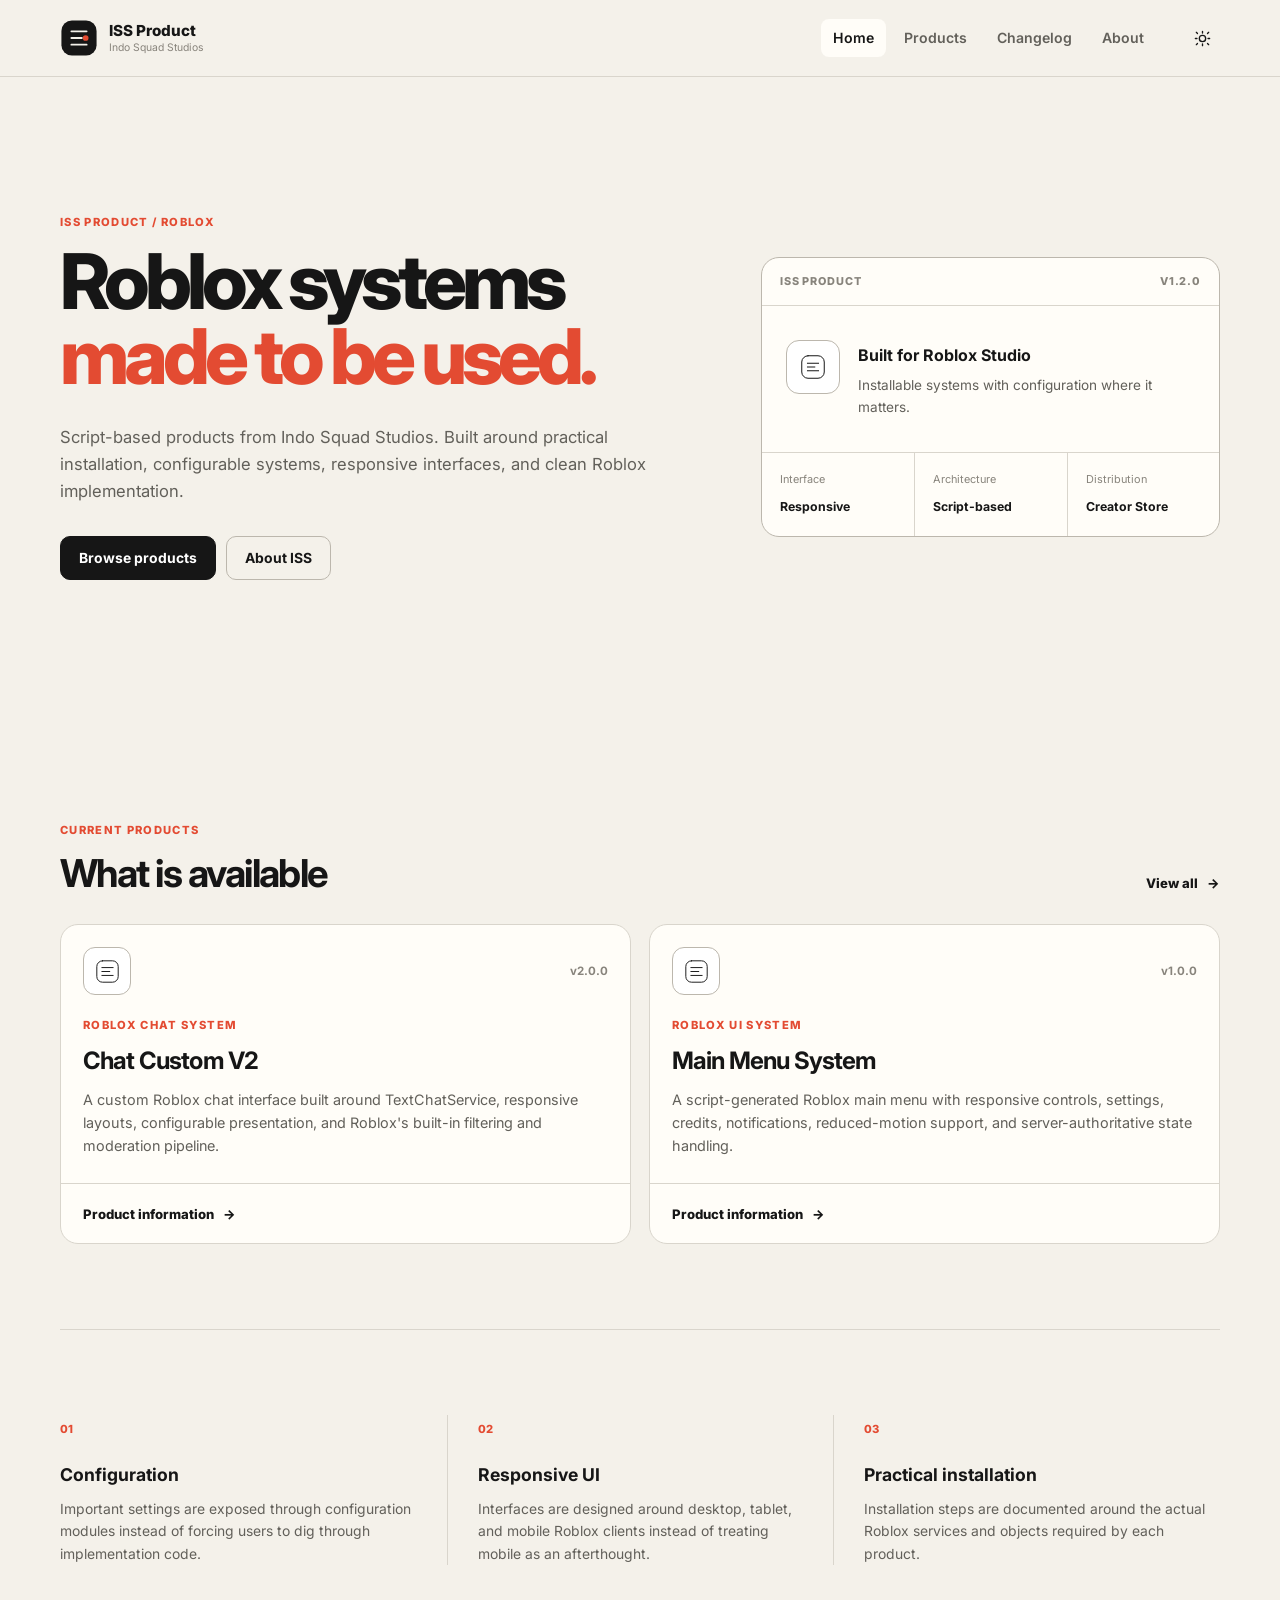
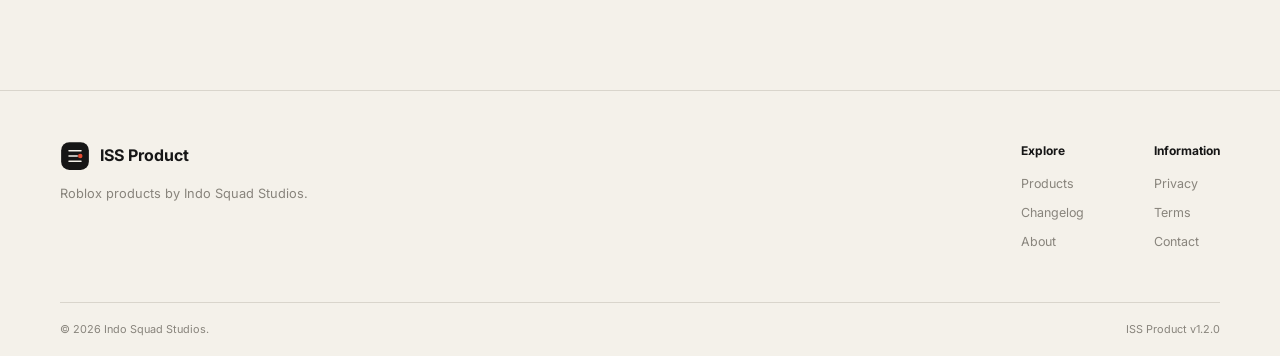
<file: index.html>
<!DOCTYPE html>
<html lang="id">
<head>
    <meta charset="UTF-8">

    <meta name="viewport" content="width=device-width, initial-scale=1.0">
    <meta name="theme-color" content="#f4f1ea">

    <title>ISS Product | Roblox Systems by Indo Squad Studios</title>
    <meta
        name="description"
        content="ISS Product adalah kumpulan sistem Roblox buatan Indo Squad Studios, dengan fokus pada UI, scripting, dan pengalaman penggunaan yang praktis."
    >

    <meta property="og:type" content="website">
    <meta property="og:title" content="ISS Product">
    <meta property="og:description" content="Roblox systems by Indo Squad Studios.">
    <meta property="og:image" content="og-image.svg">

    <link rel="icon" type="image/svg+xml" href="favicon.svg">

    <link rel="preconnect" href="https://fonts.googleapis.com">
    <link rel="preconnect" href="https://fonts.gstatic.com" crossorigin>
    <link
        href="https://fonts.googleapis.com/css2?family=Inter:wght@400;500;600;700;800&display=swap"
        rel="stylesheet"
    >

    <link rel="stylesheet" href="css/style.css">
    <link rel="stylesheet" href="css/responsive.css">
</head>

<body>

<header class="site-header">
    <nav class="nav container">

        <a href="index.html" class="brand" aria-label="ISS Product home">
            <span class="brand-mark" aria-hidden="true">
                <svg viewBox="0 0 40 40" role="img">
                    <rect x="1.5" y="1.5" width="37" height="37" rx="11"></rect>
                    <path d="M12 13h16M12 20h11M12 27h16"></path>
                    <circle cx="27" cy="20" r="3"></circle>
                </svg>
            </span>
            <span class="brand-text">
                <strong>ISS Product</strong>
                <small>Indo Squad Studios</small>
            </span>
        </a>

        <button class="mobile-menu-button" type="button" aria-label="Open navigation" aria-expanded="false">
            <span></span>
            <span></span>
        </button>

        <div class="nav-links" id="site-navigation">
            <a href="index.html" class="active">Home</a>
            <a href="products.html">Products</a>
            <a href="changelog.html">Changelog</a>
            <a href="about.html">About</a>
        </div>

        <button class="theme-button" id="theme-toggle" type="button" aria-label="Toggle theme">
            <svg viewBox="0 0 24 24" aria-hidden="true">
                <path d="M12 3v2M12 19v2M4.22 4.22l1.42 1.42M18.36 18.36l1.42 1.42M3 12h2M19 12h2M4.22 19.78l1.42-1.42M18.36 5.64l1.42-1.42"></path>
                <circle cx="12" cy="12" r="4"></circle>
            </svg>
        </button>

    </nav>
</header>

<main>

<section class="hero container">

    <div class="hero-copy">
        <p class="eyebrow">ISS PRODUCT / ROBLOX</p>

        <h1>
            Roblox systems
            <span>made to be used.</span>
        </h1>

        <p class="hero-description">
            Script-based products from Indo Squad Studios.
            Built around practical installation, configurable systems,
            responsive interfaces, and clean Roblox implementation.
        </p>

        <div class="hero-actions">
            <a class="button button-primary" href="products.html">
                Browse products
            </a>

            <a class="button button-secondary" href="about.html">
                About ISS
            </a>
        </div>
    </div>

    <div class="hero-panel" aria-label="ISS Product overview">

        <div class="panel-heading">
            <span>ISS PRODUCT</span>
            <span>V1.2.0</span>
        </div>

        <div class="panel-line"></div>

        <div class="panel-main">
            <div class="panel-icon">
                <svg viewBox="0 0 48 48" aria-hidden="true">
                    <rect x="6" y="6" width="36" height="36" rx="10"></rect>
                    <path d="M15 18h18M15 24h12M15 30h18"></path>
                </svg>
            </div>

            <div>
                <strong>Built for Roblox Studio</strong>
                <p>Installable systems with configuration where it matters.</p>
            </div>
        </div>

        <div class="panel-details">
            <div>
                <span>Interface</span>
                <strong>Responsive</strong>
            </div>

            <div>
                <span>Architecture</span>
                <strong>Script-based</strong>
            </div>

            <div>
                <span>Distribution</span>
                <strong>Creator Store</strong>
            </div>
        </div>

    </div>

</section>

<section class="section container">

    <div class="section-heading">
        <div>
            <p class="eyebrow">CURRENT PRODUCTS</p>
            <h2>What is available</h2>
        </div>

        <a class="text-link" href="products.html">
            View all
            <span aria-hidden="true">→</span>
        </a>
    </div>

    <div class="product-preview-grid" id="featured-products"></div>

</section>

<section class="section section-border container">

    <div class="plain-feature-grid">

        <article>
            <span class="feature-number">01</span>
            <h3>Configuration</h3>
            <p>
                Important settings are exposed through configuration modules
                instead of forcing users to dig through implementation code.
            </p>
        </article>

        <article>
            <span class="feature-number">02</span>
            <h3>Responsive UI</h3>
            <p>
                Interfaces are designed around desktop, tablet, and mobile
                Roblox clients instead of treating mobile as an afterthought.
            </p>
        </article>

        <article>
            <span class="feature-number">03</span>
            <h3>Practical installation</h3>
            <p>
                Installation steps are documented around the actual Roblox
                services and objects required by each product.
            </p>
        </article>

    </div>

</section>

</main>

<footer class="site-footer">
    <div class="container footer-grid">

        <div class="footer-brand">
            <div class="footer-brand-row">
                <span class="brand-mark small" aria-hidden="true">
                    <svg viewBox="0 0 40 40">
                        <rect x="1.5" y="1.5" width="37" height="37" rx="11"></rect>
                        <path d="M12 13h16M12 20h11M12 27h16"></path>
                        <circle cx="27" cy="20" r="3"></circle>
                    </svg>
                </span>

                <strong>ISS Product</strong>
            </div>

            <p>Roblox products by Indo Squad Studios.</p>
        </div>

        <div class="footer-links">
            <div>
                <strong>Explore</strong>
                <a href="products.html">Products</a>
                <a href="changelog.html">Changelog</a>
                <a href="about.html">About</a>
            </div>

            <div>
                <strong>Information</strong>
                <a href="privacy.html">Privacy</a>
                <a href="terms.html">Terms</a>
                <a href="contact.html">Contact</a>
            </div>
        </div>

    </div>

    <div class="container footer-bottom">
        <span>© <span data-current-year></span> Indo Squad Studios.</span>
        <span>ISS Product v1.2.0</span>
    </div>
</footer>

<script src="js/main.js"></script>
<script src="js/products.js"></script>

</body>
</html>
</file>
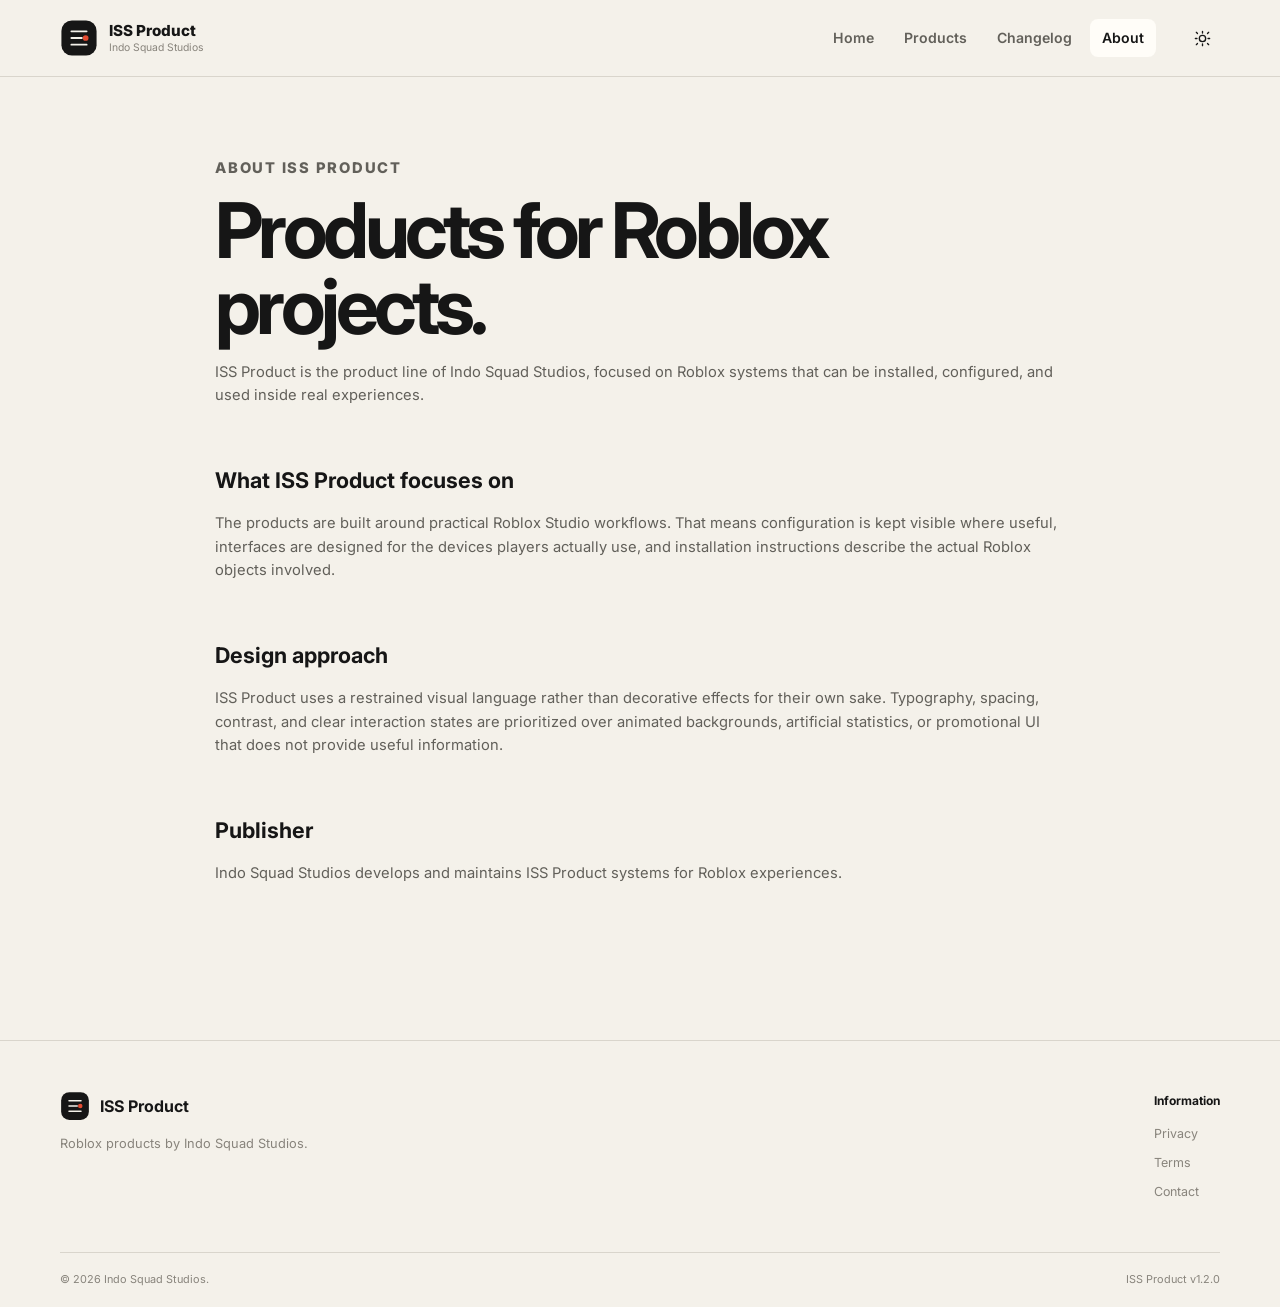
<file: about.html>
<!DOCTYPE html>
<html lang="id">
<head>
    <meta charset="UTF-8">
    <meta name="viewport" content="width=device-width, initial-scale=1.0">

    <title>About | ISS Product</title>
    <meta
        name="description"
        content="About ISS Product and Indo Squad Studios."
    >

    <meta property="og:type" content="website">
    <meta property="og:title" content="About | ISS Product">
    <meta property="og:description" content="About ISS Product and Indo Squad Studios.">
    <meta property="og:image" content="og-image.svg">

    <link rel="icon" type="image/svg+xml" href="favicon.svg">

    <link rel="preconnect" href="https://fonts.googleapis.com">
    <link rel="preconnect" href="https://fonts.gstatic.com" crossorigin>

    <link
        href="https://fonts.googleapis.com/css2?family=Inter:wght@400;500;600;700;800&display=swap"
        rel="stylesheet"
    >

    <link rel="stylesheet" href="css/style.css">
    <link rel="stylesheet" href="css/responsive.css">
</head>

<body>

<header class="site-header">
    <nav class="nav container">

        <a href="index.html" class="brand">
            <span class="brand-mark" aria-hidden="true">
                <svg viewBox="0 0 40 40">
                    <rect x="1.5" y="1.5" width="37" height="37" rx="11"></rect>
                    <path d="M12 13h16M12 20h11M12 27h16"></path>
                    <circle cx="27" cy="20" r="3"></circle>
                </svg>
            </span>

            <span class="brand-text">
                <strong>ISS Product</strong>
                <small>Indo Squad Studios</small>
            </span>
        </a>

        <button class="mobile-menu-button" type="button" aria-label="Open navigation" aria-expanded="false">
            <span></span>
            <span></span>
        </button>

        <div class="nav-links" id="site-navigation">
            <a href="index.html">Home</a>
            <a href="products.html">Products</a>
            <a href="changelog.html">Changelog</a>
            <a href="about.html" class="active">About</a>
        </div>

        <button class="theme-button" id="theme-toggle" type="button" aria-label="Toggle theme">
            <svg viewBox="0 0 24 24" aria-hidden="true">
                <path d="M12 3v2M12 19v2M4.22 4.22l1.42 1.42M18.36 18.36l1.42 1.42M3 12h2M19 12h2M4.22 19.78l1.42-1.42M18.36 5.64l1.42-1.42"></path>
                <circle cx="12" cy="12" r="4"></circle>
            </svg>
        </button>

    </nav>
</header>

<main>

<section class="content-page container">

    <p class="eyebrow">ABOUT ISS PRODUCT</p>

    <h1>Products for Roblox projects.</h1>

    <p>
        ISS Product is the product line of Indo Squad Studios,
        focused on Roblox systems that can be installed, configured,
        and used inside real experiences.
    </p>

    <h2>What ISS Product focuses on</h2>

    <p>
        The products are built around practical Roblox Studio workflows.
        That means configuration is kept visible where useful, interfaces
        are designed for the devices players actually use, and installation
        instructions describe the actual Roblox objects involved.
    </p>

    <h2>Design approach</h2>

    <p>
        ISS Product uses a restrained visual language rather than decorative
        effects for their own sake. Typography, spacing, contrast, and clear
        interaction states are prioritized over animated backgrounds,
        artificial statistics, or promotional UI that does not provide useful
        information.
    </p>

    <h2>Publisher</h2>

    <p>
        Indo Squad Studios develops and maintains ISS Product systems for
        Roblox experiences.
    </p>

</section>

</main>

<footer class="site-footer">
    <div class="container footer-grid">

        <div class="footer-brand">
            <div class="footer-brand-row">
                <span class="brand-mark small" aria-hidden="true">
                    <svg viewBox="0 0 40 40">
                        <rect x="1.5" y="1.5" width="37" height="37" rx="11"></rect>
                        <path d="M12 13h16M12 20h11M12 27h16"></path>
                        <circle cx="27" cy="20" r="3"></circle>
                    </svg>
                </span>

                <strong>ISS Product</strong>
            </div>

            <p>Roblox products by Indo Squad Studios.</p>
        </div>

        <div class="footer-links">
            <div>
                <strong>Information</strong>
                <a href="privacy.html">Privacy</a>
                <a href="terms.html">Terms</a>
                <a href="contact.html">Contact</a>
            </div>
        </div>

    </div>

    <div class="container footer-bottom">
        <span>© <span data-current-year></span> Indo Squad Studios.</span>
        <span>ISS Product v1.2.0</span>
    </div>
</footer>

<script src="js/main.js"></script>

</body>
</html>
</file>
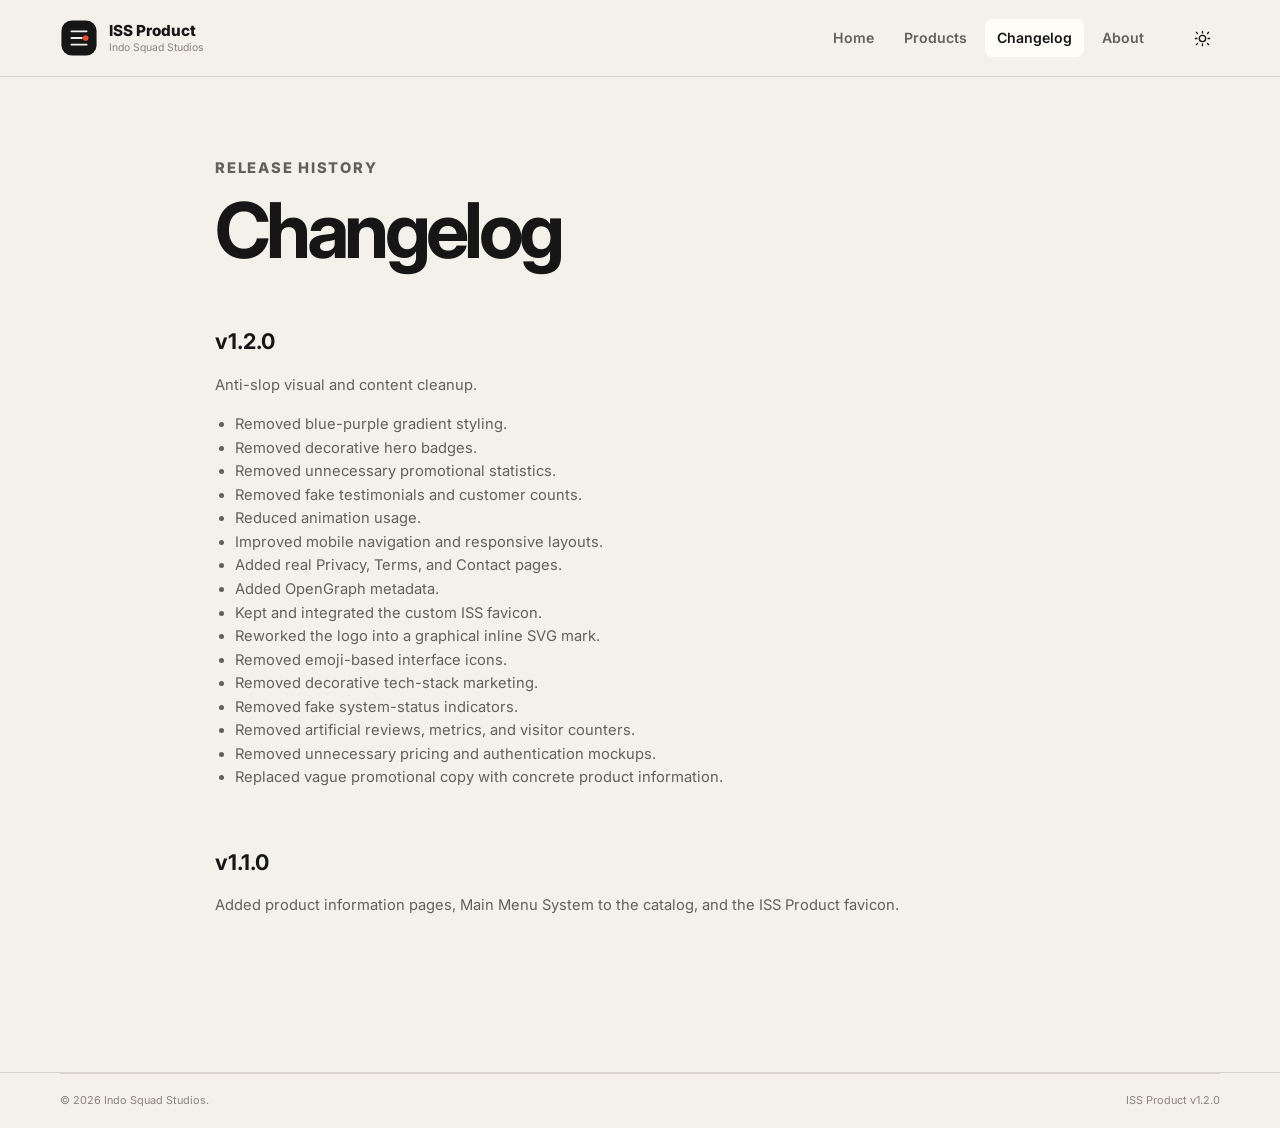
<file: changelog.html>
<!DOCTYPE html>
<html lang="id">
<head>
    <meta charset="UTF-8">
    <meta name="viewport" content="width=device-width, initial-scale=1.0">

    <title>Changelog | ISS Product</title>
    <meta
        name="description"
        content="ISS Product release history."
    >

    <meta property="og:type" content="website">
    <meta property="og:title" content="Changelog | ISS Product">
    <meta property="og:description" content="ISS Product release history.">
    <meta property="og:image" content="og-image.svg">

    <link rel="icon" type="image/svg+xml" href="favicon.svg">

    <link rel="preconnect" href="https://fonts.googleapis.com">
    <link rel="preconnect" href="https://fonts.gstatic.com" crossorigin>

    <link
        href="https://fonts.googleapis.com/css2?family=Inter:wght@400;500;600;700;800&display=swap"
        rel="stylesheet"
    >

    <link rel="stylesheet" href="css/style.css">
    <link rel="stylesheet" href="css/responsive.css">
</head>

<body>

<header class="site-header">
    <nav class="nav container">

        <a href="index.html" class="brand">
            <span class="brand-mark" aria-hidden="true">
                <svg viewBox="0 0 40 40">
                    <rect x="1.5" y="1.5" width="37" height="37" rx="11"></rect>
                    <path d="M12 13h16M12 20h11M12 27h16"></path>
                    <circle cx="27" cy="20" r="3"></circle>
                </svg>
            </span>

            <span class="brand-text">
                <strong>ISS Product</strong>
                <small>Indo Squad Studios</small>
            </span>
        </a>

        <button class="mobile-menu-button" type="button" aria-label="Open navigation" aria-expanded="false">
            <span></span>
            <span></span>
        </button>

        <div class="nav-links" id="site-navigation">
            <a href="index.html">Home</a>
            <a href="products.html">Products</a>
            <a href="changelog.html" class="active">Changelog</a>
            <a href="about.html">About</a>
        </div>

        <button class="theme-button" id="theme-toggle" type="button" aria-label="Toggle theme">
            <svg viewBox="0 0 24 24" aria-hidden="true">
                <path d="M12 3v2M12 19v2M4.22 4.22l1.42 1.42M18.36 18.36l1.42 1.42M3 12h2M19 12h2M4.22 19.78l1.42-1.42M18.36 5.64l1.42-1.42"></path>
                <circle cx="12" cy="12" r="4"></circle>
            </svg>
        </button>

    </nav>
</header>

<main>

<section class="content-page container">

    <p class="eyebrow">RELEASE HISTORY</p>

    <h1>Changelog</h1>

    <h2>v1.2.0</h2>

    <p>
        Anti-slop visual and content cleanup.
    </p>

    <ul>
        <li>Removed blue-purple gradient styling.</li>
        <li>Removed decorative hero badges.</li>
        <li>Removed unnecessary promotional statistics.</li>
        <li>Removed fake testimonials and customer counts.</li>
        <li>Reduced animation usage.</li>
        <li>Improved mobile navigation and responsive layouts.</li>
        <li>Added real Privacy, Terms, and Contact pages.</li>
        <li>Added OpenGraph metadata.</li>
        <li>Kept and integrated the custom ISS favicon.</li>
        <li>Reworked the logo into a graphical inline SVG mark.</li>
        <li>Removed emoji-based interface icons.</li>
        <li>Removed decorative tech-stack marketing.</li>
        <li>Removed fake system-status indicators.</li>
        <li>Removed artificial reviews, metrics, and visitor counters.</li>
        <li>Removed unnecessary pricing and authentication mockups.</li>
        <li>Replaced vague promotional copy with concrete product information.</li>
    </ul>

    <h2>v1.1.0</h2>

    <p>
        Added product information pages, Main Menu System to the catalog,
        and the ISS Product favicon.
    </p>

</section>

</main>

<footer class="site-footer">
    <div class="container footer-bottom">
        <span>© <span data-current-year></span> Indo Squad Studios.</span>
        <span>ISS Product v1.2.0</span>
    </div>
</footer>

<script src="js/main.js"></script>

</body>
</html>
</file>
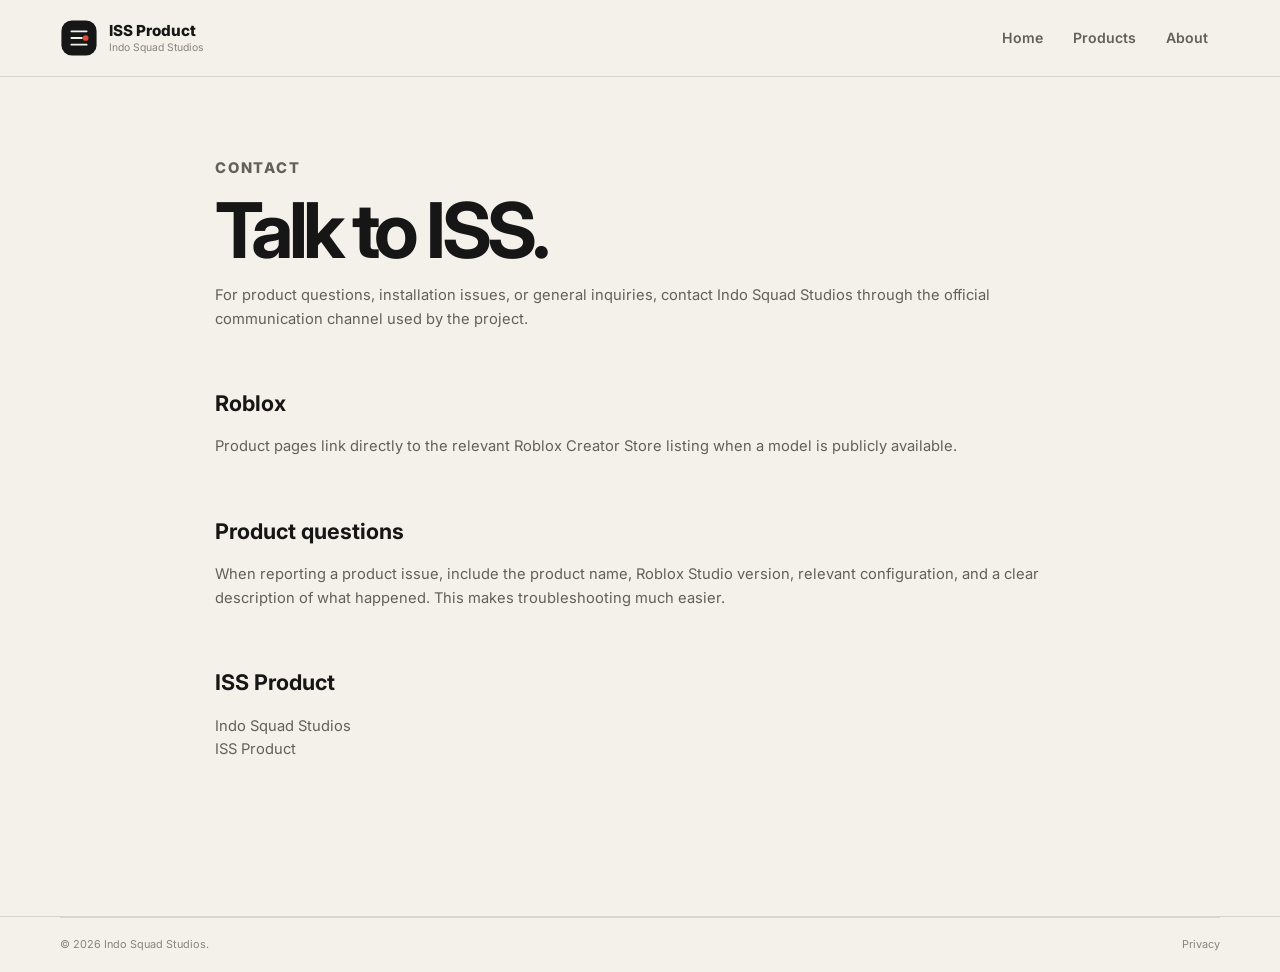
<file: contact.html>
<!DOCTYPE html>
<html lang="id">
<head>
    <meta charset="UTF-8">
    <meta name="viewport" content="width=device-width, initial-scale=1.0">

    <title>Contact | ISS Product</title>
    <meta
        name="description"
        content="Contact Indo Squad Studios regarding ISS Product."
    >

    <link rel="icon" type="image/svg+xml" href="favicon.svg">

    <link rel="preconnect" href="https://fonts.googleapis.com">
    <link rel="preconnect" href="https://fonts.gstatic.com" crossorigin>

    <link
        href="https://fonts.googleapis.com/css2?family=Inter:wght@400;500;600;700;800&display=swap"
        rel="stylesheet"
    >

    <link rel="stylesheet" href="css/style.css">
    <link rel="stylesheet" href="css/responsive.css">
</head>

<body>

<header class="site-header">
    <nav class="nav container">

        <a href="index.html" class="brand">
            <span class="brand-mark">
                <svg viewBox="0 0 40 40">
                    <rect x="1.5" y="1.5" width="37" height="37" rx="11"></rect>
                    <path d="M12 13h16M12 20h11M12 27h16"></path>
                    <circle cx="27" cy="20" r="3"></circle>
                </svg>
            </span>

            <span class="brand-text">
                <strong>ISS Product</strong>
                <small>Indo Squad Studios</small>
            </span>
        </a>

        <div class="nav-links">
            <a href="index.html">Home</a>
            <a href="products.html">Products</a>
            <a href="about.html">About</a>
        </div>

    </nav>
</header>

<main>

<section class="content-page container">

    <p class="eyebrow">CONTACT</p>

    <h1>Talk to ISS.</h1>

    <p>
        For product questions, installation issues, or general inquiries,
        contact Indo Squad Studios through the official communication
        channel used by the project.
    </p>

    <h2>Roblox</h2>

    <p>
        Product pages link directly to the relevant Roblox Creator Store
        listing when a model is publicly available.
    </p>

    <h2>Product questions</h2>

    <p>
        When reporting a product issue, include the product name, Roblox
        Studio version, relevant configuration, and a clear description of
        what happened. This makes troubleshooting much easier.
    </p>

    <h2>ISS Product</h2>

    <p>
        Indo Squad Studios<br>
        ISS Product
    </p>

</section>

</main>

<footer class="site-footer">
    <div class="container footer-bottom">
        <span>© <span data-current-year></span> Indo Squad Studios.</span>
        <a href="privacy.html">Privacy</a>
    </div>
</footer>

<script src="js/main.js"></script>

</body>
</html>
</file>
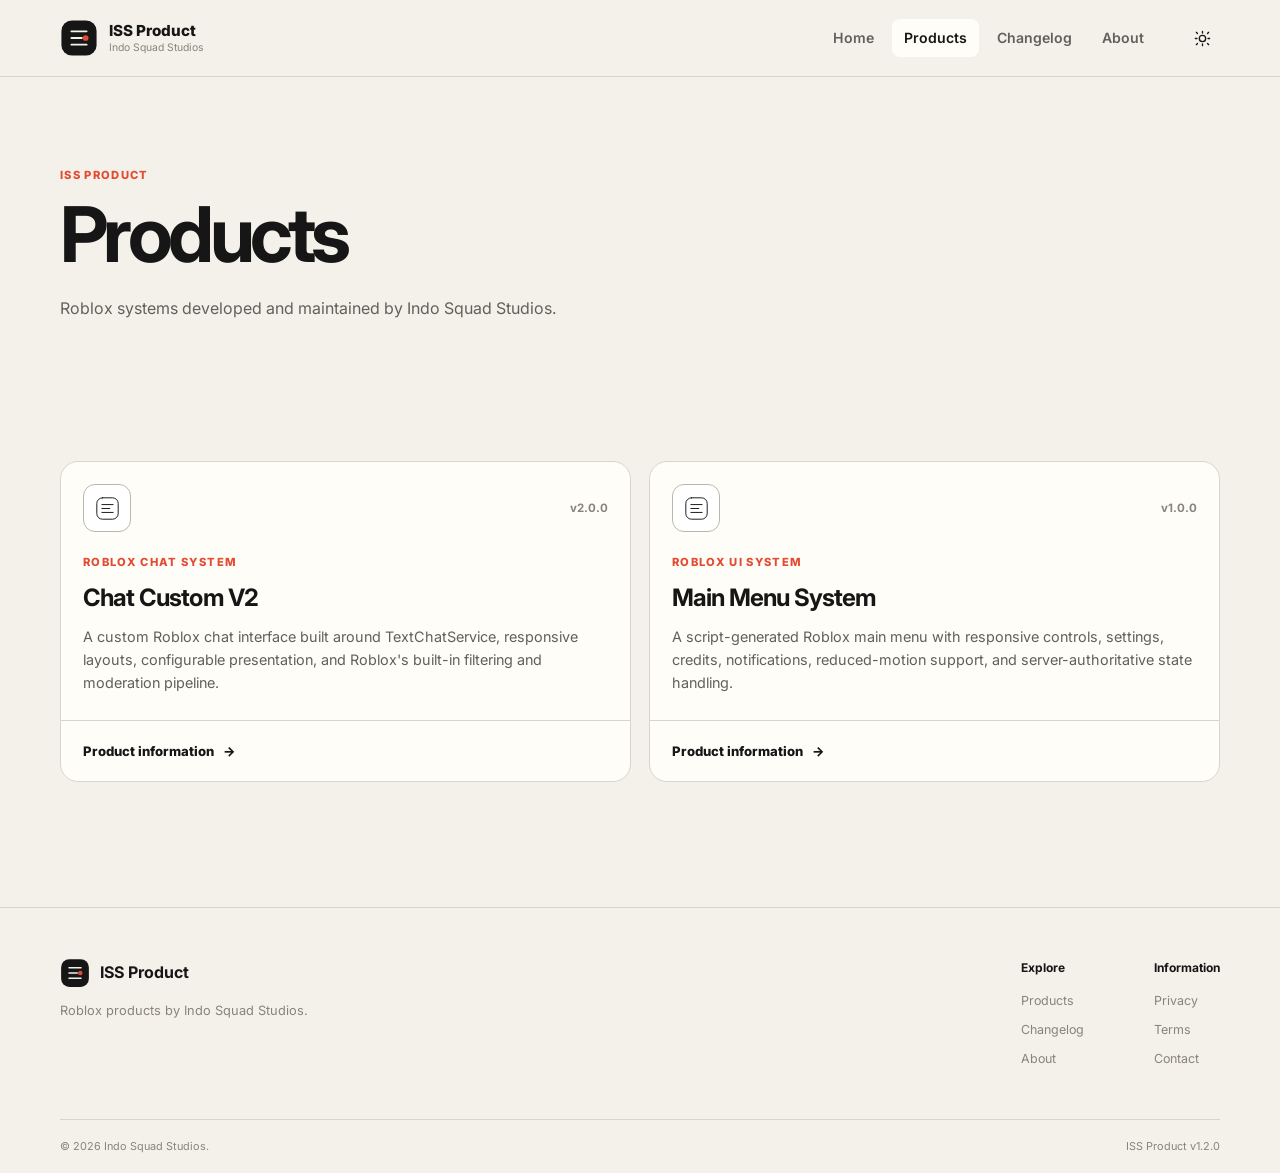
<file: info.html>
<!DOCTYPE html>
<html lang="id">
<head>
    <meta charset="UTF-8">

    <meta name="viewport" content="width=device-width, initial-scale=1.0">
    <meta name="theme-color" content="#f4f1ea">

    <title>Products | ISS Product</title>
    <meta
        name="description"
        content="Browse Roblox systems developed by Indo Squad Studios."
    >

    <meta property="og:type" content="website">
    <meta property="og:title" content="ISS Product | Products">
    <meta property="og:description" content="Browse Roblox systems by Indo Squad Studios.">
    <meta property="og:image" content="og-image.svg">

    <link rel="icon" type="image/svg+xml" href="favicon.svg">

    <link rel="preconnect" href="https://fonts.googleapis.com">
    <link rel="preconnect" href="https://fonts.gstatic.com" crossorigin>

    <link
        href="https://fonts.googleapis.com/css2?family=Inter:wght@400;500;600;700;800&display=swap"
        rel="stylesheet"
    >

    <link rel="stylesheet" href="css/style.css">
    <link rel="stylesheet" href="css/responsive.css">
</head>

<body>

<header class="site-header">
    <nav class="nav container">

        <a href="index.html" class="brand">
            <span class="brand-mark" aria-hidden="true">
                <svg viewBox="0 0 40 40">
                    <rect x="1.5" y="1.5" width="37" height="37" rx="11"></rect>
                    <path d="M12 13h16M12 20h11M12 27h16"></path>
                    <circle cx="27" cy="20" r="3"></circle>
                </svg>
            </span>

            <span class="brand-text">
                <strong>ISS Product</strong>
                <small>Indo Squad Studios</small>
            </span>
        </a>

        <button class="mobile-menu-button" type="button" aria-label="Open navigation" aria-expanded="false">
            <span></span>
            <span></span>
        </button>

        <div class="nav-links" id="site-navigation">
            <a href="index.html">Home</a>
            <a href="products.html" class="active">Products</a>
            <a href="changelog.html">Changelog</a>
            <a href="about.html">About</a>
        </div>

        <button class="theme-button" id="theme-toggle" type="button" aria-label="Toggle theme">
            <svg viewBox="0 0 24 24" aria-hidden="true">
                <path d="M12 3v2M12 19v2M4.22 4.22l1.42 1.42M18.36 18.36l1.42 1.42M3 12h2M19 12h2M4.22 19.78l1.42-1.42M18.36 5.64l1.42-1.42"></path>
                <circle cx="12" cy="12" r="4"></circle>
            </svg>
        </button>

    </nav>
</header>

<main>

<section class="page-header container">
    <p class="eyebrow">ISS PRODUCT</p>
    <h1>Products</h1>
    <p>
        Roblox systems developed and maintained by Indo Squad Studios.
    </p>
</section>

<section class="section container">

    <div class="products-list" id="all-products"></div>

</section>

</main>

<footer class="site-footer">
    <div class="container footer-grid">

        <div class="footer-brand">
            <div class="footer-brand-row">
                <span class="brand-mark small" aria-hidden="true">
                    <svg viewBox="0 0 40 40">
                        <rect x="1.5" y="1.5" width="37" height="37" rx="11"></rect>
                        <path d="M12 13h16M12 20h11M12 27h16"></path>
                        <circle cx="27" cy="20" r="3"></circle>
                    </svg>
                </span>

                <strong>ISS Product</strong>
            </div>

            <p>Roblox products by Indo Squad Studios.</p>
        </div>

        <div class="footer-links">
            <div>
                <strong>Explore</strong>
                <a href="products.html">Products</a>
                <a href="changelog.html">Changelog</a>
                <a href="about.html">About</a>
            </div>

            <div>
                <strong>Information</strong>
                <a href="privacy.html">Privacy</a>
                <a href="terms.html">Terms</a>
                <a href="contact.html">Contact</a>
            </div>
        </div>

    </div>

    <div class="container footer-bottom">
        <span>© <span data-current-year></span> Indo Squad Studios.</span>
        <span>ISS Product v1.2.0</span>
    </div>
</footer>

<script src="js/main.js"></script>
<script src="js/products.js"></script>

</body>
</html>
</file>
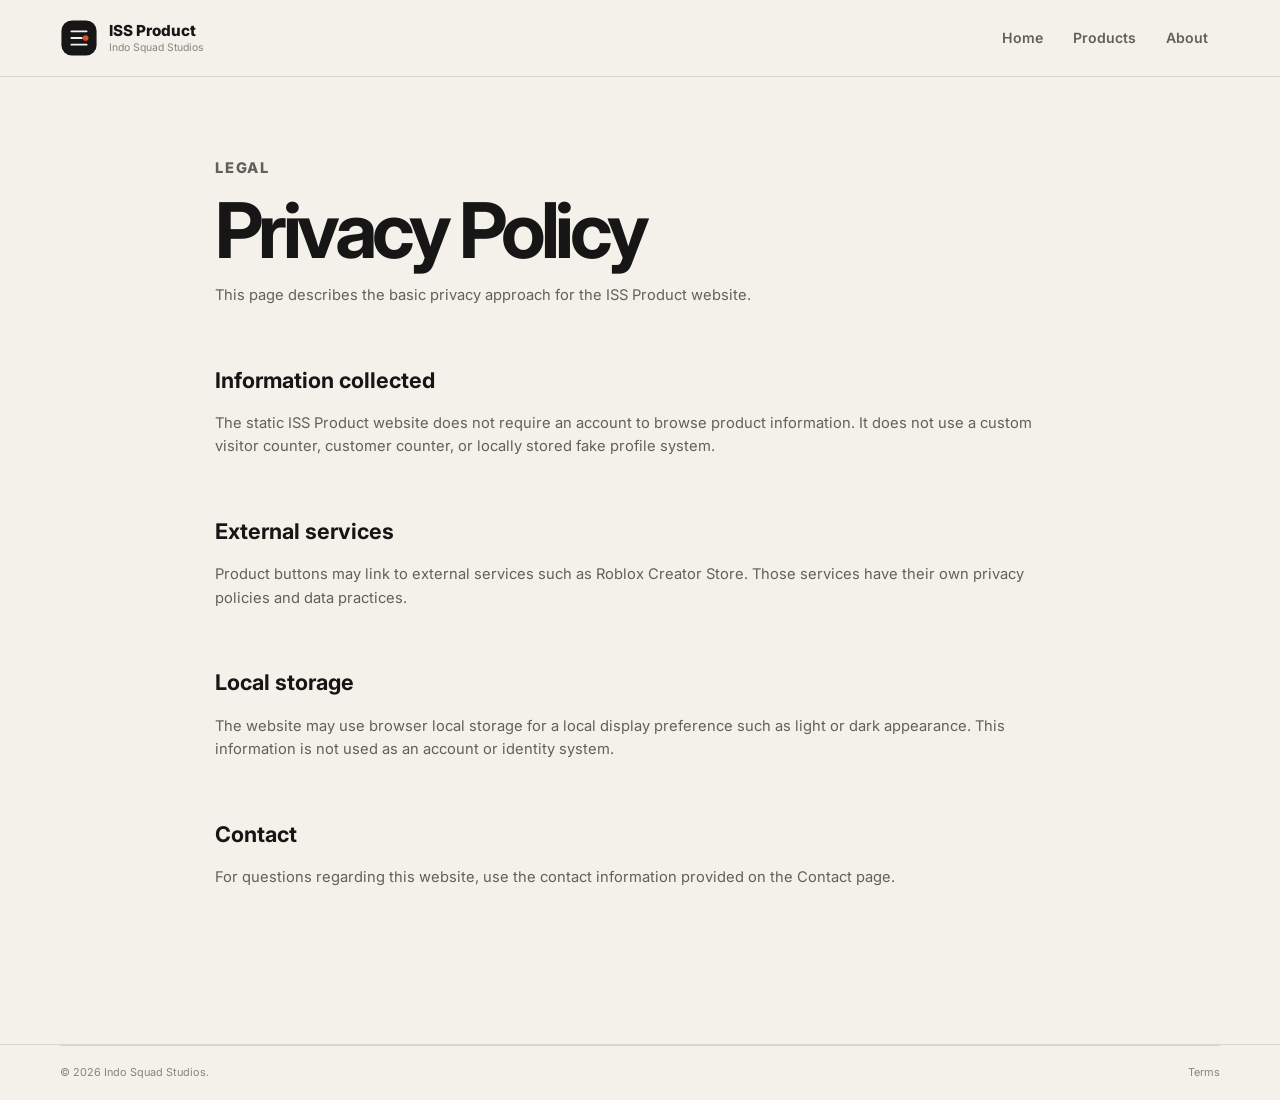
<file: privacy.html>
<!DOCTYPE html>
<html lang="id">
<head>
    <meta charset="UTF-8">
    <meta name="viewport" content="width=device-width, initial-scale=1.0">

    <title>Privacy Policy | ISS Product</title>
    <meta
        name="description"
        content="Privacy information for the ISS Product website."
    >

    <link rel="icon" type="image/svg+xml" href="favicon.svg">

    <link rel="preconnect" href="https://fonts.googleapis.com">
    <link rel="preconnect" href="https://fonts.gstatic.com" crossorigin>

    <link
        href="https://fonts.googleapis.com/css2?family=Inter:wght@400;500;600;700;800&display=swap"
        rel="stylesheet"
    >

    <link rel="stylesheet" href="css/style.css">
    <link rel="stylesheet" href="css/responsive.css">
</head>

<body>

<header class="site-header">
    <nav class="nav container">

        <a href="index.html" class="brand">
            <span class="brand-mark">
                <svg viewBox="0 0 40 40">
                    <rect x="1.5" y="1.5" width="37" height="37" rx="11"></rect>
                    <path d="M12 13h16M12 20h11M12 27h16"></path>
                    <circle cx="27" cy="20" r="3"></circle>
                </svg>
            </span>

            <span class="brand-text">
                <strong>ISS Product</strong>
                <small>Indo Squad Studios</small>
            </span>
        </a>

        <div class="nav-links">
            <a href="index.html">Home</a>
            <a href="products.html">Products</a>
            <a href="about.html">About</a>
        </div>

    </nav>
</header>

<main>

<section class="content-page container">

    <p class="eyebrow">LEGAL</p>

    <h1>Privacy Policy</h1>

    <p>
        This page describes the basic privacy approach for the ISS Product
        website.
    </p>

    <h2>Information collected</h2>

    <p>
        The static ISS Product website does not require an account to browse
        product information. It does not use a custom visitor counter,
        customer counter, or locally stored fake profile system.
    </p>

    <h2>External services</h2>

    <p>
        Product buttons may link to external services such as Roblox Creator
        Store. Those services have their own privacy policies and data
        practices.
    </p>

    <h2>Local storage</h2>

    <p>
        The website may use browser local storage for a local display
        preference such as light or dark appearance. This information is not
        used as an account or identity system.
    </p>

    <h2>Contact</h2>

    <p>
        For questions regarding this website, use the contact information
        provided on the Contact page.
    </p>

</section>

</main>

<footer class="site-footer">
    <div class="container footer-bottom">
        <span>© <span data-current-year></span> Indo Squad Studios.</span>
        <a href="terms.html">Terms</a>
    </div>
</footer>

<script src="js/main.js"></script>

</body>
</html>
</file>
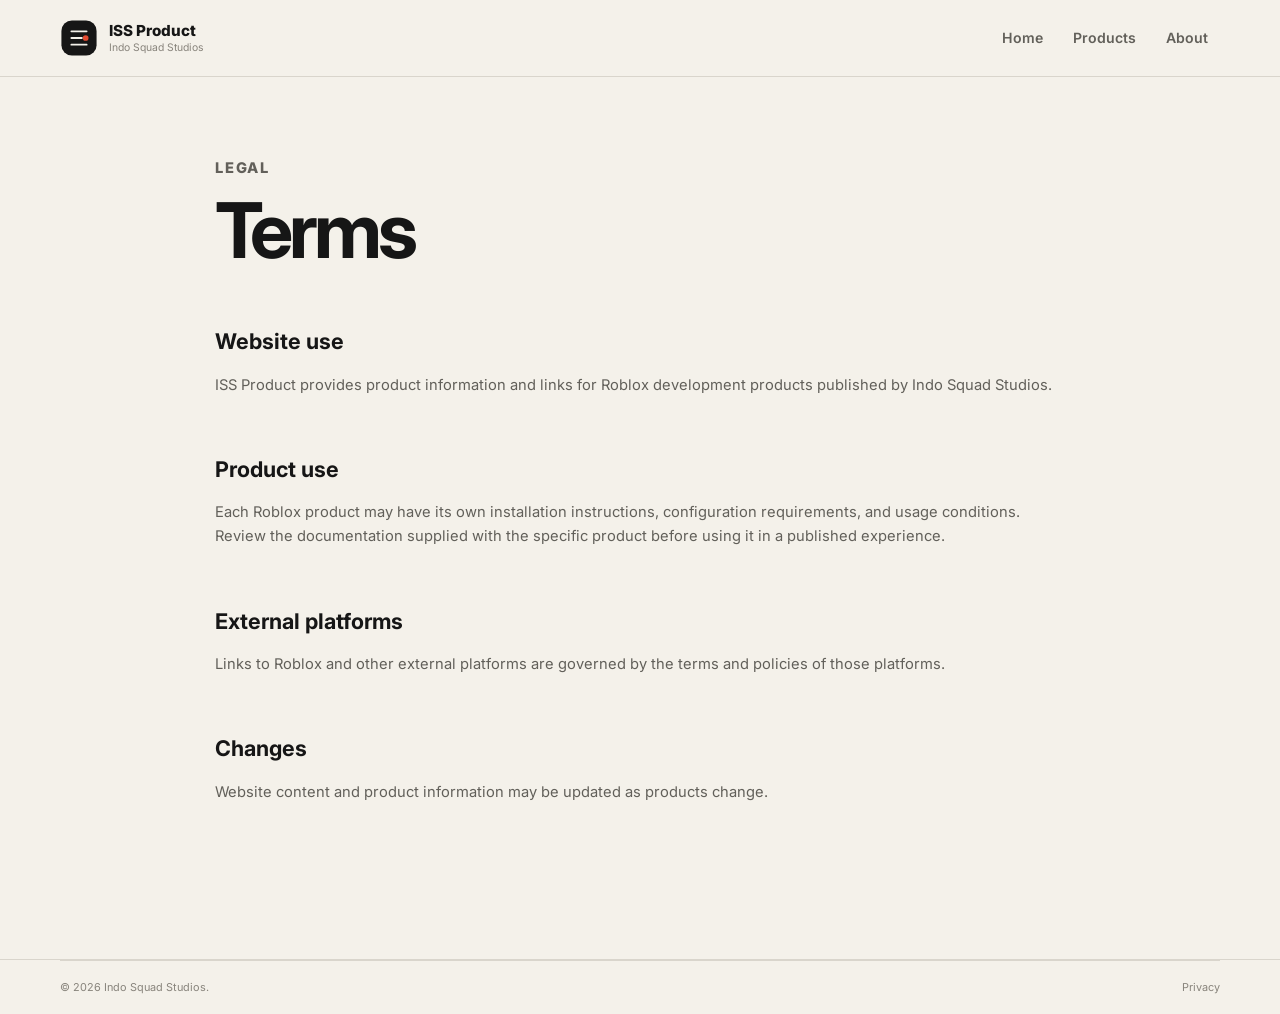
<file: terms.html>
<!DOCTYPE html>
<html lang="id">
<head>
    <meta charset="UTF-8">
    <meta name="viewport" content="width=device-width, initial-scale=1.0">

    <title>Terms | ISS Product</title>
    <meta
        name="description"
        content="Terms and conditions for ISS Product."
    >

    <link rel="icon" type="image/svg+xml" href="favicon.svg">

    <link rel="preconnect" href="https://fonts.googleapis.com">
    <link rel="preconnect" href="https://fonts.gstatic.com" crossorigin>

    <link
        href="https://fonts.googleapis.com/css2?family=Inter:wght@400;500;600;700;800&display=swap"
        rel="stylesheet"
    >

    <link rel="stylesheet" href="css/style.css">
    <link rel="stylesheet" href="css/responsive.css">
</head>

<body>

<header class="site-header">
    <nav class="nav container">

        <a href="index.html" class="brand">
            <span class="brand-mark">
                <svg viewBox="0 0 40 40">
                    <rect x="1.5" y="1.5" width="37" height="37" rx="11"></rect>
                    <path d="M12 13h16M12 20h11M12 27h16"></path>
                    <circle cx="27" cy="20" r="3"></circle>
                </svg>
            </span>

            <span class="brand-text">
                <strong>ISS Product</strong>
                <small>Indo Squad Studios</small>
            </span>
        </a>

        <div class="nav-links">
            <a href="index.html">Home</a>
            <a href="products.html">Products</a>
            <a href="about.html">About</a>
        </div>

    </nav>
</header>

<main>

<section class="content-page container">

    <p class="eyebrow">LEGAL</p>

    <h1>Terms</h1>

    <h2>Website use</h2>

    <p>
        ISS Product provides product information and links for Roblox
        development products published by Indo Squad Studios.
    </p>

    <h2>Product use</h2>

    <p>
        Each Roblox product may have its own installation instructions,
        configuration requirements, and usage conditions. Review the
        documentation supplied with the specific product before using it
        in a published experience.
    </p>

    <h2>External platforms</h2>

    <p>
        Links to Roblox and other external platforms are governed by the
        terms and policies of those platforms.
    </p>

    <h2>Changes</h2>

    <p>
        Website content and product information may be updated as products
        change.
    </p>

</section>

</main>

<footer class="site-footer">
    <div class="container footer-bottom">
        <span>© <span data-current-year></span> Indo Squad Studios.</span>
        <a href="privacy.html">Privacy</a>
    </div>
</footer>

<script src="js/main.js"></script>

</body>
</html>
</file>
<file: css/style.css>
:root {
    --bg: #f4f1ea;
    --surface: #fffdf8;
    --surface-strong: #ffffff;

    --text: #161616;
    --text-soft: #62605a;
    --text-muted: #88847c;

    --line: #d9d5cc;
    --line-strong: #bcb7ad;

    --accent: #e34b32;
    --accent-dark: #b93725;

    --success: #28734d;

    --radius: 18px;
    --radius-small: 11px;

    --container: 1160px;
}

* {
    box-sizing: border-box;
}

html {
    scroll-behavior: smooth;
}

body {
    margin: 0;
    background: var(--bg);
    color: var(--text);
    font-family: "Inter", system-ui, sans-serif;
    line-height: 1.6;
    -webkit-font-smoothing: antialiased;
}

body.dark {
    --bg: #171714;
    --surface: #20201c;
    --surface-strong: #262621;

    --text: #f3f0e9;
    --text-soft: #c1bdb4;
    --text-muted: #918d84;

    --line: #393833;
    --line-strong: #504e47;

    --accent: #f0644b;
    --accent-dark: #ff765e;

    --success: #70b48e;
}

a {
    color: inherit;
    text-decoration: none;
}

button,
a {
    -webkit-tap-highlight-color: transparent;
}

button {
    font: inherit;
}

.container {
    width: min(calc(100% - 40px), var(--container));
    margin-inline: auto;
}

/* HEADER */

.site-header {
    border-bottom: 1px solid var(--line);
    background: var(--bg);
}

.nav {
    min-height: 76px;
    display: flex;
    align-items: center;
    gap: 28px;
}

.brand {
    display: inline-flex;
    align-items: center;
    gap: 11px;
    margin-right: auto;
}

.brand-mark {
    width: 38px;
    height: 38px;
    display: inline-flex;
}

.brand-mark svg {
    width: 100%;
    height: 100%;
}

.brand-mark rect {
    fill: var(--text);
}

.brand-mark path {
    stroke: var(--bg);
    stroke-width: 2;
    stroke-linecap: round;
}

.brand-mark circle {
    fill: var(--accent);
}

.brand-mark.small {
    width: 30px;
    height: 30px;
}

.brand-text {
    display: flex;
    flex-direction: column;
    line-height: 1.15;
}

.brand-text strong {
    font-size: 0.95rem;
    font-weight: 800;
}

.brand-text small {
    margin-top: 3px;
    color: var(--text-muted);
    font-size: 0.65rem;
}

.nav-links {
    display: flex;
    align-items: center;
    gap: 6px;
}

.nav-links a {
    padding: 8px 12px;
    border-radius: 8px;
    color: var(--text-soft);
    font-size: 0.88rem;
    font-weight: 600;
}

.nav-links a:hover,
.nav-links a.active {
    color: var(--text);
    background: var(--surface);
}

.theme-button,
.mobile-menu-button {
    border: 0;
    background: transparent;
    color: var(--text);
    cursor: pointer;
}

.theme-button {
    width: 36px;
    height: 36px;
    display: grid;
    place-items: center;
}

.theme-button svg {
    width: 19px;
    height: 19px;
    fill: none;
    stroke: currentColor;
    stroke-width: 1.7;
    stroke-linecap: round;
}

.mobile-menu-button {
    display: none;
}

/* GENERAL */

.eyebrow {
    margin: 0 0 12px;
    color: var(--accent);
    font-size: 0.7rem;
    font-weight: 800;
    letter-spacing: 0.12em;
    text-transform: uppercase;
}

.hero {
    min-height: 660px;
    display: grid;
    grid-template-columns: minmax(0, 1.15fr) minmax(320px, 0.85fr);
    align-items: center;
    gap: 80px;
    padding-top: 70px;
    padding-bottom: 90px;
}

.hero h1 {
    max-width: 720px;
    margin: 0;
    font-size: clamp(3rem, 6vw, 5.8rem);
    line-height: 0.98;
    letter-spacing: -0.065em;
    font-weight: 800;
}

.hero h1 span {
    display: block;
    color: var(--accent);
}

.hero-description {
    max-width: 650px;
    margin: 30px 0 0;
    color: var(--text-soft);
    font-size: 1.04rem;
}

.hero-actions {
    display: flex;
    flex-wrap: wrap;
    gap: 10px;
    margin-top: 32px;
}

.button {
    min-height: 44px;
    display: inline-flex;
    align-items: center;
    justify-content: center;
    padding: 0 18px;
    border-radius: 10px;
    font-size: 0.87rem;
    font-weight: 700;
    border: 1px solid var(--line-strong);
    transition: background 120ms ease, color 120ms ease, border-color 120ms ease;
}

.button-primary {
    color: #fff;
    background: var(--text);
    border-color: var(--text);
}

.button-primary:hover {
    background: var(--accent);
    border-color: var(--accent);
}

.button-secondary {
    background: transparent;
}

.button-secondary:hover {
    background: var(--surface);
}

/* HERO PANEL */

.hero-panel {
    border: 1px solid var(--line-strong);
    background: var(--surface);
    border-radius: var(--radius);
    overflow: hidden;
}

.panel-heading {
    padding: 15px 18px;
    display: flex;
    justify-content: space-between;
    color: var(--text-muted);
    font-size: 0.68rem;
    font-weight: 800;
    letter-spacing: 0.08em;
}

.panel-line {
    border-top: 1px solid var(--line);
}

.panel-main {
    display: flex;
    gap: 18px;
    padding: 34px 24px;
}

.panel-icon {
    width: 54px;
    height: 54px;
    flex: 0 0 auto;
    display: grid;
    place-items: center;
    border: 1px solid var(--line-strong);
    border-radius: 13px;
    background: var(--surface-strong);
}

.panel-icon svg {
    width: 30px;
    height: 30px;
    fill: none;
    stroke: var(--text);
    stroke-width: 1.6;
    stroke-linecap: round;
}

.panel-main strong {
    display: block;
    margin-top: 3px;
    font-size: 1rem;
}

.panel-main p {
    margin: 6px 0 0;
    color: var(--text-soft);
    font-size: 0.85rem;
}

.panel-details {
    display: grid;
    grid-template-columns: repeat(3, 1fr);
    border-top: 1px solid var(--line);
}

.panel-details div {
    min-width: 0;
    padding: 18px;
}

.panel-details div + div {
    border-left: 1px solid var(--line);
}

.panel-details span,
.product-meta span {
    display: block;
    margin-bottom: 4px;
    color: var(--text-muted);
    font-size: 0.68rem;
}

.panel-details strong {
    font-size: 0.77rem;
}

/* SECTIONS */

.section {
    padding-top: 85px;
    padding-bottom: 85px;
}

.section-border {
    border-top: 1px solid var(--line);
}

.section-heading {
    display: flex;
    align-items: end;
    justify-content: space-between;
    gap: 30px;
    margin-bottom: 30px;
}

.section-heading h2,
.info-section h2 {
    margin: 0;
    font-size: clamp(1.8rem, 3vw, 2.7rem);
    line-height: 1.1;
    letter-spacing: -0.04em;
}

.text-link {
    display: inline-flex;
    align-items: center;
    gap: 9px;
    font-size: 0.82rem;
    font-weight: 800;
}

.text-link:hover {
    color: var(--accent);
}

/* PRODUCTS */

.product-preview-grid,
.products-list {
    display: grid;
    grid-template-columns: repeat(2, minmax(0, 1fr));
    gap: 18px;
}

.product-card {
    min-width: 0;
    display: flex;
    flex-direction: column;
    border: 1px solid var(--line);
    background: var(--surface);
    border-radius: var(--radius);
    overflow: hidden;
}

.product-card:hover {
    border-color: var(--line-strong);
}

.product-card-top {
    display: flex;
    align-items: center;
    justify-content: space-between;
    padding: 22px;
}

.product-symbol {
    width: 48px;
    height: 48px;
    display: grid;
    place-items: center;
    border: 1px solid var(--line-strong);
    border-radius: 12px;
    background: var(--surface-strong);
}

.product-symbol svg {
    width: 27px;
    height: 27px;
    fill: none;
    stroke: var(--text);
    stroke-width: 1.7;
    stroke-linecap: round;
}

.product-version {
    color: var(--text-muted);
    font-size: 0.72rem;
    font-weight: 700;
}

.product-card-body {
    padding: 0 22px 26px;
}

.product-card-body h2 {
    margin: 0;
    font-size: 1.5rem;
    line-height: 1.15;
    letter-spacing: -0.035em;
}

.product-card-body p:not(.eyebrow) {
    margin: 13px 0 0;
    color: var(--text-soft);
    font-size: 0.9rem;
}

.product-card-footer {
    margin-top: auto;
    padding: 17px 22px;
    border-top: 1px solid var(--line);
}

/* FEATURES */

.plain-feature-grid {
    display: grid;
    grid-template-columns: repeat(3, 1fr);
    gap: 0;
}

.plain-feature-grid article {
    padding: 0 30px;
}

.plain-feature-grid article:first-child {
    padding-left: 0;
}

.plain-feature-grid article:last-child {
    padding-right: 0;
}

.plain-feature-grid article + article {
    border-left: 1px solid var(--line);
}

.feature-number {
    color: var(--accent);
    font-size: 0.7rem;
    font-weight: 800;
}

.plain-feature-grid h3 {
    margin: 20px 0 9px;
    font-size: 1.1rem;
}

.plain-feature-grid p {
    margin: 0;
    color: var(--text-soft);
    font-size: 0.87rem;
}

/* PAGE HEADER */

.page-header {
    padding-top: 90px;
    padding-bottom: 55px;
}

.page-header h1 {
    margin: 0;
    font-size: clamp(3rem, 6vw, 5rem);
    line-height: 1;
    letter-spacing: -0.06em;
}

.page-header > p:last-child {
    max-width: 580px;
    margin: 22px 0 0;
    color: var(--text-soft);
}

/* PRODUCT DETAIL */

.product-detail {
    padding-top: 65px;
    padding-bottom: 100px;
}

.back-link {
    display: inline-block;
    margin-bottom: 50px;
    color: var(--text-soft);
    font-size: 0.8rem;
    font-weight: 700;
}

.back-link:hover {
    color: var(--accent);
}

.product-detail-header {
    max-width: 800px;
}

.product-detail-header h1 {
    margin: 0;
    font-size: clamp(3rem, 6vw, 5.5rem);
    line-height: 0.98;
    letter-spacing: -0.06em;
}

.product-detail-description {
    max-width: 700px;
    margin: 25px 0 0;
    color: var(--text-soft);
    font-size: 1.02rem;
}

.product-actions {
    display: flex;
    flex-wrap: wrap;
    gap: 10px;
    margin-top: 30px;
}

.product-info-grid {
    display: grid;
    grid-template-columns: repeat(2, minmax(0, 1fr));
    gap: 70px;
    margin-top: 90px;
    padding-top: 45px;
    border-top: 1px solid var(--line);
}

.info-section h2 {
    margin-bottom: 30px;
}

.feature-list {
    margin: 0;
    padding: 0;
    list-style: none;
}

.feature-list li {
    position: relative;
    padding: 13px 0 13px 25px;
    border-bottom: 1px solid var(--line);
    color: var(--text-soft);
    font-size: 0.9rem;
}

.feature-list li::before {
    content: "";
    position: absolute;
    width: 6px;
    height: 6px;
    left: 2px;
    top: 21px;
    border-radius: 50%;
    background: var(--accent);
}

.installation-step {
    display: grid;
    grid-template-columns: 42px 1fr;
    gap: 15px;
    padding: 14px 0;
    border-bottom: 1px solid var(--line);
}

.installation-step span {
    color: var(--accent);
    font-size: 0.72rem;
    font-weight: 800;
}

.installation-step p {
    margin: 0;
    color: var(--text-soft);
    font-size: 0.9rem;
}

.product-meta {
    display: grid;
    grid-template-columns: repeat(3, 1fr);
    margin-top: 70px;
    border: 1px solid var(--line);
    border-radius: var(--radius);
    overflow: hidden;
}

.product-meta div {
    padding: 20px;
    background: var(--surface);
}

.product-meta div + div {
    border-left: 1px solid var(--line);
}

.product-meta strong {
    font-size: 0.85rem;
}

/* FOOTER */

.site-footer {
    margin-top: 40px;
    border-top: 1px solid var(--line);
}

.footer-grid {
    display: grid;
    grid-template-columns: 1fr auto;
    gap: 60px;
    padding-top: 50px;
    padding-bottom: 50px;
}

.footer-brand-row {
    display: flex;
    align-items: center;
    gap: 10px;
}

.footer-brand p {
    max-width: 300px;
    margin: 13px 0 0;
    color: var(--text-muted);
    font-size: 0.8rem;
}

.footer-links {
    display: flex;
    gap: 70px;
}

.footer-links div {
    display: flex;
    flex-direction: column;
    gap: 9px;
}

.footer-links strong {
    margin-bottom: 5px;
    font-size: 0.75rem;
}

.footer-links a {
    color: var(--text-muted);
    font-size: 0.78rem;
}

.footer-links a:hover {
    color: var(--accent);
}

.footer-bottom {
    display: flex;
    justify-content: space-between;
    gap: 20px;
    padding-top: 18px;
    padding-bottom: 18px;
    border-top: 1px solid var(--line);
    color: var(--text-muted);
    font-size: 0.68rem;
}

/* LEGAL / CONTENT */

.content-page {
    max-width: 850px;
    padding-top: 80px;
    padding-bottom: 100px;
}

.content-page h1 {
    margin: 0;
    font-size: clamp(3rem, 6vw, 5rem);
    line-height: 1;
    letter-spacing: -0.06em;
}

.content-page h2 {
    margin: 55px 0 13px;
    font-size: 1.35rem;
}

.content-page p,
.content-page li {
    color: var(--text-soft);
    font-size: 0.92rem;
}

.content-page ul {
    padding-left: 20px;
}

/* REDUCED MOTION */

@media (prefers-reduced-motion: reduce) {
    html {
        scroll-behavior: auto;
    }

    *,
    *::before,
    *::after {
        animation-duration: 0.001ms !important;
        animation-iteration-count: 1 !important;
        transition-duration: 0.001ms !important;
    }
}
</file>
<file: css/responsive.css>
@media (max-width: 900px) {

    .hero {
        grid-template-columns: 1fr;
        gap: 45px;
        min-height: auto;
        padding-top: 65px;
    }

    .hero-panel {
        max-width: 620px;
    }

    .plain-feature-grid {
        grid-template-columns: 1fr;
    }

    .plain-feature-grid article {
        padding: 25px 0;
    }

    .plain-feature-grid article:first-child {
        padding-top: 0;
    }

    .plain-feature-grid article:last-child {
        padding-bottom: 0;
    }

    .plain-feature-grid article + article {
        border-left: 0;
        border-top: 1px solid var(--line);
    }

    .product-info-grid {
        grid-template-columns: 1fr;
        gap: 55px;
    }
}

@media (max-width: 700px) {

    .container {
        width: min(calc(100% - 28px), var(--container));
    }

    .nav {
        min-height: 68px;
    }

    .brand-text small {
        display: none;
    }

    .mobile-menu-button {
        width: 38px;
        height: 38px;
        display: flex;
        flex-direction: column;
        justify-content: center;
        gap: 6px;
    }

    .mobile-menu-button span {
        width: 19px;
        height: 1.5px;
        display: block;
        margin-inline: auto;
        background: currentColor;
    }

    .nav-links {
        position: absolute;
        top: 68px;
        left: 14px;
        right: 14px;
        z-index: 20;

        display: none;
        flex-direction: column;
        align-items: stretch;

        padding: 8px;
        border: 1px solid var(--line);
        border-radius: 12px;
        background: var(--surface);
    }

    .nav-links.open {
        display: flex;
    }

    .nav-links a {
        padding: 12px;
    }

    .hero {
        padding-top: 52px;
        padding-bottom: 65px;
    }

    .hero h1 {
        font-size: clamp(2.65rem, 13vw, 4.4rem);
    }

    .hero-description {
        font-size: 0.94rem;
    }

    .hero-actions {
        flex-direction: column;
        align-items: stretch;
    }

    .button {
        width: 100%;
    }

    .panel-main {
        padding: 25px 18px;
    }

    .panel-details {
        grid-template-columns: 1fr;
    }

    .panel-details div + div {
        border-left: 0;
        border-top: 1px solid var(--line);
    }

    .section {
        padding-top: 65px;
        padding-bottom: 65px;
    }

    .section-heading {
        align-items: flex-start;
        flex-direction: column;
        gap: 14px;
    }

    .product-preview-grid,
    .products-list {
        grid-template-columns: 1fr;
    }

    .page-header {
        padding-top: 60px;
        padding-bottom: 35px;
    }

    .page-header h1,
    .content-page h1 {
        font-size: clamp(2.7rem, 14vw, 4rem);
    }

    .product-detail {
        padding-top: 45px;
    }

    .product-detail-header h1 {
        font-size: clamp(2.7rem, 14vw, 4.5rem);
    }

    .product-actions {
        flex-direction: column;
    }

    .product-meta {
        grid-template-columns: 1fr;
    }

    .product-meta div + div {
        border-left: 0;
        border-top: 1px solid var(--line);
    }

    .footer-grid {
        grid-template-columns: 1fr;
        gap: 35px;
    }

    .footer-links {
        gap: 45px;
    }

    .footer-bottom {
        flex-direction: column;
        gap: 6px;
    }
}

@media (max-width: 380px) {

    .container {
        width: min(calc(100% - 22px), var(--container));
    }

    .brand-text strong {
        font-size: 0.85rem;
    }

    .hero h1 {
        font-size: 2.55rem;
    }

    .product-card-top,
    .product-card-body,
    .product-card-footer {
        padding-left: 17px;
        padding-right: 17px;
    }

    .footer-links {
        flex-direction: column;
        gap: 25px;
    }
}
</file>
